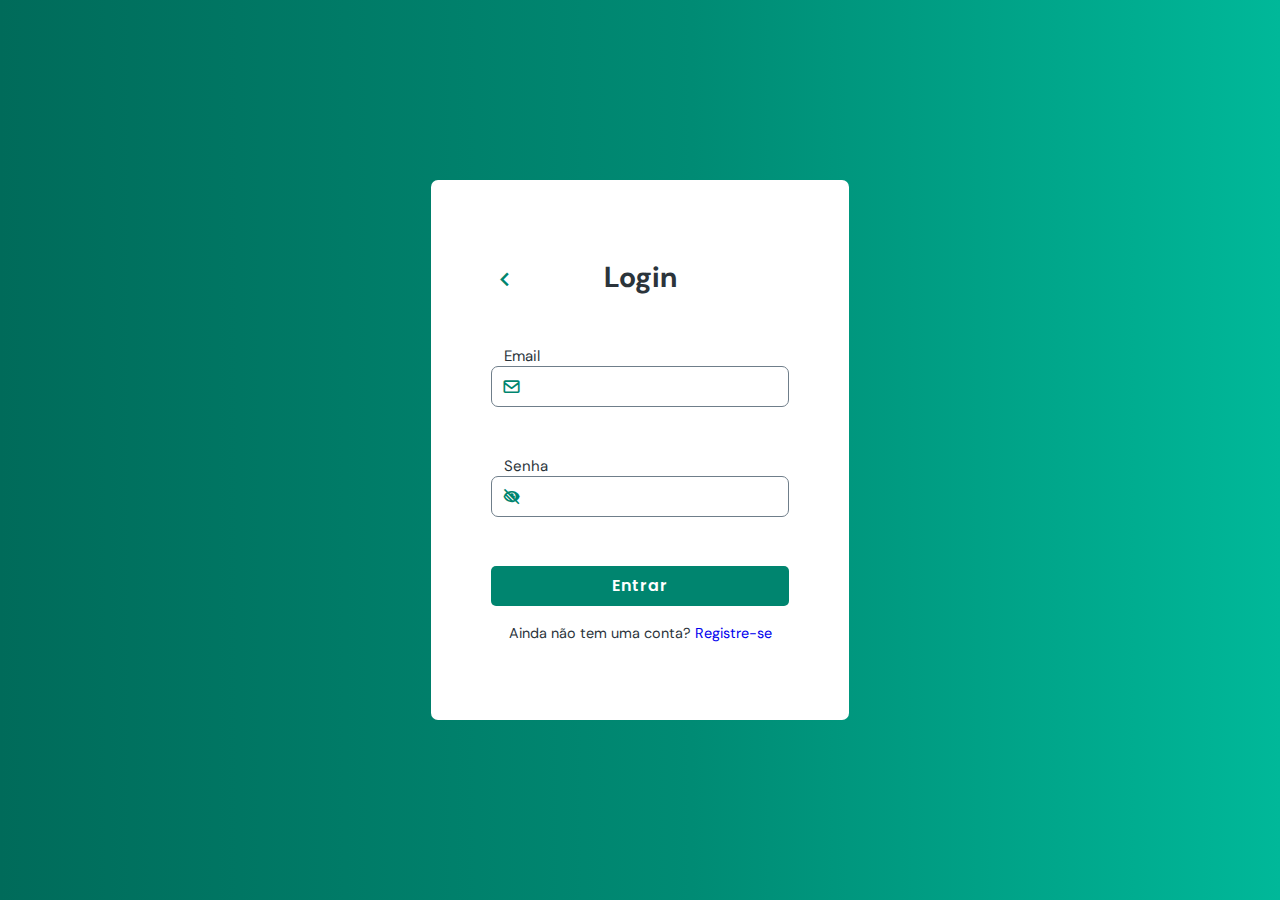
<file: assets/html/login.html>
<!DOCTYPE html>
<html lang="pt-br">

<head>
    <meta charset="UTF-8">
    <meta name="viewport" content="width=device-width, initial-scale=1.0">
    <!--box icons-->
    <link href='https://unpkg.com/boxicons@2.1.4/css/boxicons.min.css' rel='stylesheet'>

    <link rel="stylesheet" href="../style/styles.css">

    <title>Login CashFlow</title>
</head>

    <main class="form-container">
        <form action="">
            <div class="title">
                <a href="/index.html"><i class='bx bx-chevron-left'></i></a>
                <h2 class="">Login</h2>
            </div>

            <div class="input-container">
                <label for="username">Email</label>
                <div class="input">
                    <i class='bx bx-envelope'></i>
                    <input id="email" type="email" name="email">
                </div>
            </div>

            <div class="input-container">
            <label for="username">Senha</label>
            <div class="input">
                <i onclick="showPassword()" class='bx bxs-low-vision'></i>
                <input id="senha" type="password" name="senha">
            </div>
        </div>
            <div id="btn">
                <button type="submit">Entrar</button>
                <p>Ainda não tem uma conta? <a href="./register.html">Registre-se</a> </p>
            </div>

        </form>
    </main>
    <script src="/script.js"></script>
</body>

</html>
</file>
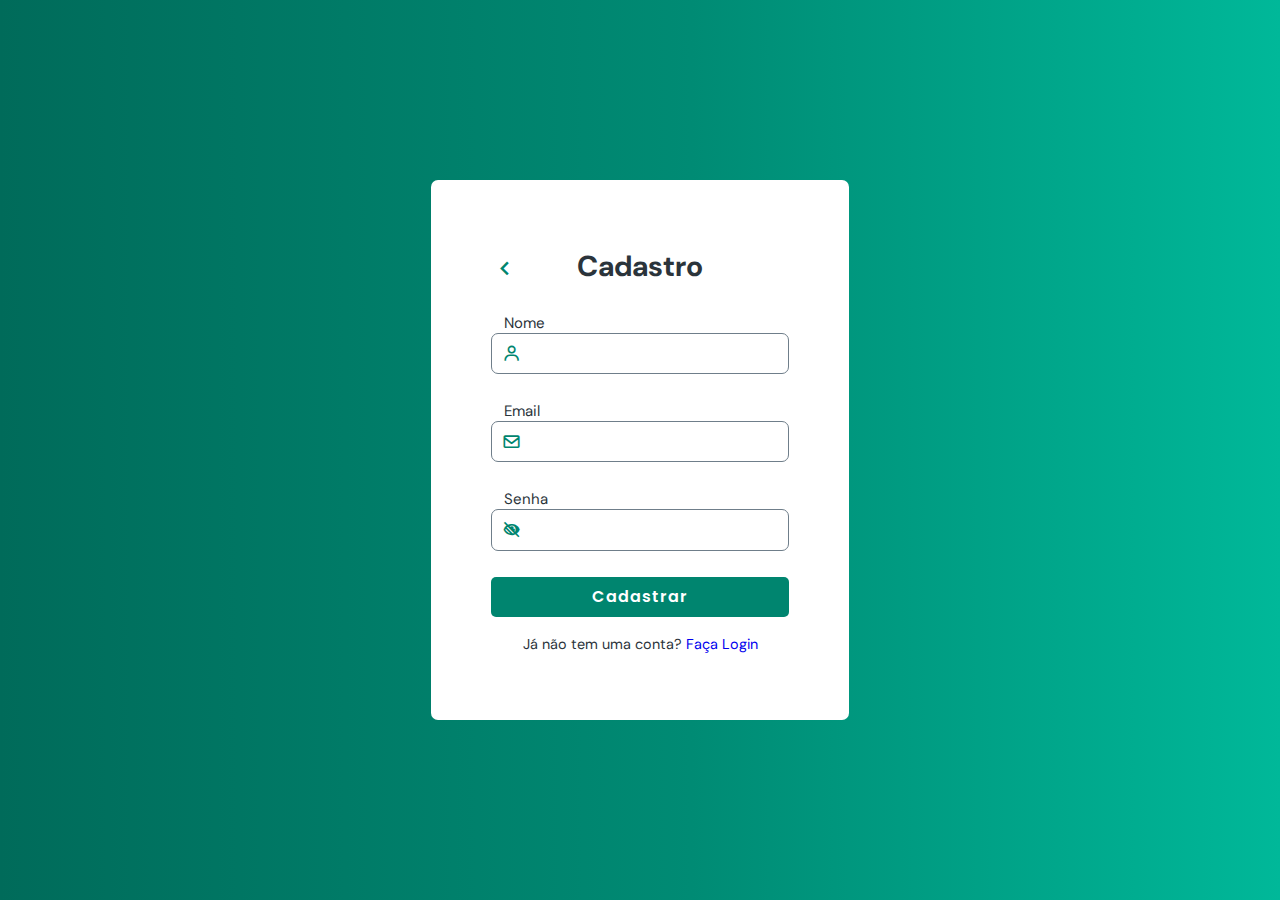
<file: assets/html/register.html>
<!DOCTYPE html>
<html lang="pt-br">

<head>
    <meta charset="UTF-8">
    <meta name="viewport" content="width=device-width, initial-scale=1.0">

    <!--box icons-->
    <link href='https://unpkg.com/boxicons@2.1.4/css/boxicons.min.css' rel='stylesheet'>

    <link rel="stylesheet" href="../style/styles.css">

    <title>Cadastro</title>
</head>

<body>
    <main class='form-container'>
        <form action="">
            <div class="title">
                <a href="/index.html"><i class='bx bx-chevron-left'></i></a>
                <h2 class="">Cadastro</h2>
            </div>
            <div class="input-container"><label for="username">Nome</label>
                <div class="input">
                    <i class='bx bx-user'></i>
                    <input id="username" type="text" name="username">
                </div>
            </div>

            <div class="input-container"><label for="username">Email</label>
                <div class="input">
                    <i class='bx bx-envelope'></i>
                    <input id="email" type="email" name="email">
                </div>
            </div>

            <div class="input-container"> <label for="username">Senha</label>
                <div class="input">
                    <i class='bx bxs-low-vision' onclick="showPassword()"></i>
                    <input id="senha" type="password" name="senha"></div>


            </div>
            <div id="btn">
                <button type="submit">Cadastrar</button>
                <p>Já não tem uma conta? <a href="./login.html">Faça Login</a> </p>
            </div>

        </form>
    </main>
    <script src="/script.js"></script>
</body>

</html>
</file>
<file: assets/style/styles.css>
@import url('https://fonts.googleapis.com/css2?family=DM+Sans:opsz,wght@9..40,200;9..40,300;9..40,400;9..40,500;9..40,600;9..40,700&family=Poppins:wght@300;400&display=swap');


/*all*/

* {
    padding: 0;
    margin: 0;
    box-sizing: border-box;
    outline: 0;
    font-family: 'DM Sans', sans-serif;
    transition: all 0.3s ease-in-out;
    text-decoration: none;


}

.menu :any-link {
    color: var(--white-color);
}


/*paleta-cores*/

:root {
    --brand-green: #00856F;
    --brand-green-light: #F1F9F5;
    --brand-green-hover: #00453A;
    --gray-headline: #212529;
    --gray-button-fale-conosco: #444444;
    --gray-paragraph: #495057;
    --white-color: #FFFFFF;
}



/*width-page*/

.landing img {
    max-width: 100%;
    height: auto;
}

body {
    margin: 0 auto;
    background-color: var(--brand-green-light);
}


main {
    animation: inicializar .7s forwards;
}






/*header*/

header {
    width: 100%;
    height: 10%;
    display: flex;
    justify-content: space-between;
    align-items: center;
    padding: 0 10vw;
    position: fixed;
    background-color: var(--brand-green-light);
    top: 0;
    z-index: 2;
}

header nav {
    flex: 0.8;
    display: flex;
    justify-content: center;
}

header nav a {
    text-decoration: none;
    font-size: 1rem;
    display: inline-block;
    position: relative;
    color: var(--brand-green);

    font-size: 16px;
    font-weight: 400;
    margin: 0 auto;
    opacity: 0.7;
    transition: opacity 0.3s;
}

header nav a:hover {
    opacity: 1;
}

header nav a#link-inicio {
    color: var(--brand-green);
    opacity: 1;
    font-weight: 600;
}

header button {
    border-radius: 40px;
    border: 1px solid var(--brand-green);
    padding: 10px 24px;
    background-color: transparent;
    color: var(--brand-green);
    font-size: 14px;
    font-weight: 700;
    cursor: pointer;

}

header button:hover {
    background-color: var(--brand-green-hover);
    color: var(--white-color);
}

header button:active {
    opacity: 0.7;
}

header .a::after {
    content: '';
    width: 0;
    height: 2px;
    display: block;
    background: transparent;
    transition: 0.8s;
}

header .a:hover::after {
    width: 100%;
    background: var(--brand-green);
}


.img-logo {
    cursor: pointer;
}

.menu-mobile {
    display: none;
}


/*section*/

.img-mobile {
    display: none;
}


.section-content {
    margin-top: 10%;
    padding: 0 10vw;
    display: flex;
    justify-content: space-between;
    align-items: center;
    flex-direction: row;
    flex-wrap: wrap;

}



.landing img {
    max-width: 100%;
}




.flex-item {
    width: 40%;
}

#p-section-1 {
    color: #000;


    font-size: 18px;

    font-weight: 600;
    line-height: 150%;
}

#p-section-1 span {
    color: var(--brand-green);

    font-size: 18px;
    font-weight: 600;
    line-height: 150%;

}

.landing h1 {
    color: var(--gray-headline);
    /* width: 526px; */

    font-size: 52px;
    font-weight: 700;
    line-height: 130%;
    padding: 24px 0;
}

.landing h1 span {
    color: var(--brand-green);

    font-size: 52px;
    font-weight: 700;
    line-height: 130%;
}

.landing p {
    color: var(--gray-paragraph);

    font-size: 18px;
    font-weight: 400;
    line-height: 150%;
    /* width: 566px; */

}

.landing button {
    border-radius: 40px;
    background: var(--brand-green);
    padding: 16px 32px;
    color: var(--white-color);

    font-size: 14px;
    font-weight: 500;
    margin-top: 48px;
    border: 1px solid;
    cursor: pointer;

}

.landing button:hover {
    border-radius: 40px;
    border: 1px solid var(--brand-green);
    padding: 16px 32px;
    background-color: transparent;


    color: var(--brand-green);

    font-size: 14px;
    font-weight: 700;
    cursor: pointer;


}

.hidden {
    opacity: 0;
    transform: translateY(20px);
    transition: opacity 0.5s, transform 0.5s;
  }
  .visible {
    opacity: 1;
    transform: translateY(0);
  }

.menina {
    display: none;
}

.recursos {
    background-color: var(--brand-green-light);

}

.recursos h2 {
    color: var(--brand-green-hover);
    padding-top: 5%;
}

#p-recursos {
    color: var(--gray-paragraph);
    padding-top: 24px;
}

.div-recursos {
    display: flex;
    flex-direction: column;
    align-items: center;
    justify-content: center;
}

article .div-text-article {
    text-align: center;
}



.div-recursos ul {
    display: flex;
    flex-wrap: wrap;
    gap: 20px;
    align-items: center;
    justify-content: center;
    padding-bottom: 100px;
    padding-top: 40px;
}

.div-recursos ul li {
    cursor: pointer;
    position: relative;
    border-radius: 10px;
    padding: 35px;
    display: grid;
    align-content: center;
    gap: 30px;
    text-align: center;
    max-width: 300px;
    height: 340px;
    box-shadow: 0px 16px 30px 0px rgba(0, 0, 0, 0.10);

}

.vetor {
    margin-top: 50px;
}

.div-recursos ul li h3 {

    font-size: 20px;
    font-family: 'Poppins';
    font-weight: 500;
}

.div-recursos ul li p {
    opacity: 0.5;

    font-family: 'Poppins', sans-serif;
}

.div-recursos li::before {
    content: '';
    transition: .5s ease-in-out;
    border-radius: 6px;
    width: 0px;
    height: 0px;
    position: absolute;
    top: -2px;
    right: -2px;
    border-top: 2px solid transparent;
    border-right: 2px solid transparent;
}

.div-recursos li::after {
    content: '';
    transition: .5s ease-in-out;
    border-radius: 6px;
    width: 0px;
    height: 0px;
    position: absolute;
    bottom: -2px;
    left: -2px;
    border-bottom: 2px solid transparent;
    border-left: 2px solid transparent;
}

.div-recursos li:hover::before {
    width: 100%;
    height: 100%;
    border-top: 2px solid var(--brand-green);
    border-right: 2px solid var(--brand-green);
}

.div-recursos li:hover::after {
    width: 100%;
    height: 100%;
    border-bottom: 2px solid var(--brand-green);
    border-left: 2px solid var(--brand-green);

}

.presentation {
    display: flex;
    flex-direction: column;
    justify-content: space-evenly;
    align-items: center;
}


.presentation .title {
    text-align: center;
    font-size: 20px;
    color: var(--gray-headline);
    width: 100%;
}

.presentation span {
    color: var(--brand-green);
}



.items-general {
    width: 100%;
    display: flex;
    justify-content: center;


}

.items-select {
    width: 19%;
    flex-basis: 20%;
    display: flex;
    flex-direction: column;
    gap: 3vw;
    margin: 3% 3% 0 4%;
}

.subtitle {
    padding: 0 0 3% 0;
    font-size: 18px;
    width: 100%;
    font-weight: 500;
}



.title-select {
    font-size: 24px;
    font-weight: 600;
}

.img-rec{
    width: 300px;
}

.container {
    width: 80%;
    margin: 0 auto;
    display: flex;
    flex-direction: column;
    align-items: center;
    margin-top: 5%;
}

.text {
    font-size: 2rem;
    margin: 2rem 0rem;
}

.faq {
    max-width: 700px;
    margin-top: 2rem;
    padding-bottom: 1rem;
    border-bottom: 2px solid gray;
    cursor: pointer;
}

.question {
    display: flex;
    justify-content: space-between;
    align-items: center;
}

.answer {
    max-height: 0;
    overflow: hidden;
    transition: max-height 1.3s ease;
}

.question h3 {
    font-size: 1.1rem;
}

.question h3:hover {
    color: #00856F;
}

.answer p {
    padding-top: 1rem;
    line-height: 1.6;
    font-size: 1rem;
}

.faq.active .answer {
    max-height: 300px;
}

.faq.active svg {
    transform: rotate(180deg);
}

footer {

    display: flex;
    justify-content: center;
    align-items: center;
    margin-top: 1rem;
    color: var(--gray-button-fale-conosco);
    width: 100%;
    height: 15vh;
    padding: 0 10vw;
    background: var(--brand-green);

}


footer a {
    color: inherit;
    font-size: 16px;
}

.footer_lower {
    display: flex;
    width: 100%;
    justify-content: space-around;
    align-items: center;

}

.footer_lower p {
    color: var(--white-color);
}




.fale_conosco {
    color: var(--white-color);
}

@keyframes inicializar {
    from {
        opacity: 0;
        transform: translate3d(0, -60px, 0);
    }

    to {
        opacity: 1;
        transform: translate3d(0, 0, 0);
    }
}

.menu {
    display: none;
    justify-content: center;
    align-items: center;
    flex-direction: column;
    position: fixed;
    top: 0;
    background-color: var(--brand-green);
    width: 100%;
    height: 100%;
}

.menu .items {
    display: flex;
    flex-direction: column;
    text-align: center;
    color: var(--white-color);
    text-decoration: none;
    gap: 5vh;
    font-size: 1.5rem;
    font-weight: 600;
}



.home-sci a {
    position: relative;
    display: inline-flex;
    justify-content: center;
    align-items: center;
    width: 40px;
    height: 40px;
    background: transparent;
    border: .1rem solid var(--white-color);
    border-radius: 50%;
    font-size: 20px;
    color: var(--white-color);
    z-index: 1;
    overflow: hidden;

}

.home-sci a:hover {
    color: var(--brand-green);
    transition: none;
}

.home-sci a::before {
    content: '';
    position: absolute;
    top: 0;
    left: 0;
    width: 0;
    height: 100%;
    background: var(--white-color);
    z-index: -1;
    transition: .5s;
}

.menu button {
    border-radius: 40px;
    background: var(--secondary-colors-white, #FFF);
    color: var(--primary-colors-brand-green, #00856F);
    font-family: DM Sans;
    font-size: 16px;
    font-style: normal;
    font-weight: 700;
    border: none;
    height: 55px;
    width: 182px;
}

.subtitle p{
    padding-top: 20px;
    font-size: 15px;
}




.home-sci a:hover::before {
    width: 100%;
}

.footer_lower .fale_conosco {
    font-size: 16px;
    font-weight: 500;
}

.footer_lower .fale_conosco:hover {
    opacity: .9;
}

.footer_lower p {
    font-size: 16px;
    font-weight: 500;
}

.fale-conosco{
    margin-top: 5%;
    width: 100%;
    display: flex;
    justify-content: center;
    
}

.fale-conosco form{
    width: 40%;
    background-color: transparent;
}

.fale-conosco form input, textarea{
    background-color: transparent;
}

.fale-conosco textarea {
    height: 100%;
    width: 100%;
    display: flex;
    text-align: start;
    border: none;
    outline: none;
    font-family: 'Poppins', sans-serif;
    padding: 10px;
    color: #2b343b;
}



.form-container{ 
    width: 100%;
    height: 100vh;
    font-family: 'Poppins', sans-serif;
    background: linear-gradient(90deg, rgba(0, 107, 90, 1) 0%, rgba(0, 139, 116, 1) 54%, rgba(0, 184, 153, 1) 100%);
    display: flex;
    justify-content: center;
    align-items: center;
}

form {
    position: relative;
    background: #fff;
    border-radius: 7px;
    padding: 60px;
    display: flex;
    flex-direction: column;
    justify-content: space-around;
    gap: 1.3vh;
   
    height: 60%;
    color: #2b343b;
}

form h2 {
    text-align: center;

    font-size: 1.8rem;
}

form .title {
    display: flex;
    justify-content: center;
    align-items: center;
}

form .input {
    min-width: 280px;
    border-radius: 7px;
    border: 1px #6f7e8a solid;
    padding: 5px;
    display: flex;    
    align-items: center;
}

form .input i {
    font-size: 1.2em;
    padding: 5px;
    color: #00856F;
}

form .input input {
    width: 80%;
    height: 100%;
    border: none;
    outline: none;
    font-family: 'Poppins', sans-serif;
    color: #2b343b;



}

form .title a {
    font-size: 1.8rem;
    position: absolute;
    left: 60px;
    padding-top:  9px;
    cursor: pointer;
    color: #00856F;
}


form #btn {
    width: 100%;
    text-align: center;
}

form #btn button {
    font-family: 'Poppins', sans-serif;
    background: #00856F;
    width: 100%;
    height: 40px;
    border: none;
    font-size: 1rem;
    color: #fff;
    font-weight: 600;
    letter-spacing: 1px;
    border-radius: 5px;
    outline: none;
    cursor: pointer;
}

form #btn button:hover {
    opacity: 0.9;
}

form p {
    padding-top: 6%;
    font-size: .9rem;
}

form p {
    color: #2b343b;
}

form label {
    padding-left: 13px;
    font-size: 15px;
}

select{
    width: 85%;
    height: 100%;
    font-weight: 600;
    font-size: 0.9rem;
    padding-left: 0.7rem;
    color: #00856F;
    border: 1px solid #fff;
}

option{
    color: black;
}

form textarea{
    width: 100%;
    height: 100%;

    border: none;
    font-weight: 600;
    padding-top: 0.9rem;
}




/*media - mobile*/

@media(max-width:480px) {

    
    section {
        height: 100%;
    }

    .div-recursos ul li p {
        width: 80%;
        margin: auto;
    }

    .form-container{
        background: white;
        display: flex;
        justify-content: center;
        align-items: center;
        height: 100vh;
        width: 100vw;
    }

    .form-container form{
        width: 100%;
        height: 100%;
        justify-content: center;
        gap: 8vh;
    }

    .input-container{
        width: 100%;
    }

    form .input{
        min-width: 100%
    }

    .vetor {
        display: none;
    }

    .landing {
        height: 750px;
    }

    header nav {
        display: none;
    }

    header a {
        display: none;
    }

    #button-header {
        display: none;
    }

    .menu-mobile {
        display: block;
        cursor: pointer;
    }

    .text {
        padding-top: 25px;
        text-align: center;
        width: 70%;
    }

    #p-section-1 {
        margin-top: 20%;
        font-size: 14px;
    }

    #p-section-1 span {
        font-size: 14px;
    }

    section h1 {
        font-size: 28px;
        padding: 0 0 10px 0;

    }

    section h1 span {
        font-size: 28px;
    }

    section button:hover {
        display: none;
    }



    .landing img {
        display: none;
    }

    .menina {
        display: block;
        text-align: center;
    }


    .items a {
        font-size: 19px;
    }



    .text {

        font-size: 28px;
        font-weight: 700;
        margin-top: 50px;
      
        line-height: 125%;

    }

 

    #p-recursos {
        opacity: 0.7;



        font-size: 18px;
        padding: 40px 70px;
        font-weight: 400;
        line-height: 125%;
    }

    .div-recursos li[disabled]:hover::before:disabled {
        display: none;
    }

    .div-recursos li:hover::after {

        display: none;
    }

    .div-recursos li::after {
        display: none;
    }

    .div-recursos li::before {
        display: none;
    }

    .center-item img {
        display: none;
    }

    .center-item {
        display: none;
    }

    .items-general,
    .right-items .item-select {
        overflow: hidden;
        flex-direction: column;
        align-items: start;
        text-align: start;
    }

    .items-general {
        padding: 8% 0 0 20px;
    }

    .item-select {
        width: 480px;
        padding: 9px 0;
    }

    .title-select {
        padding: 10px 0;
        width: 100%;
    }

    .subtitle-select {
        font-size: 14px;
    }

    .item-select p {
        width: 60%;
        padding-top: 3px;
        font-size: 16px;
    }

    .item-select img {
        width: 8%;
    }

    .p-article {
        font-size: 14px;
    }

    .svg {
        width: 95px;
    }

    #svg-1 {
        width: 60px;
    }

    .text {
        padding: 0;
    }

    .answer p {
        font-size: 14px;
    }

    .question h3 {
        font-size: 15px;
    }

    


    footer {
        height: 30vh;
        font-family: 'Poppins', sans-serif;
    }

    .footer_lower {
        display: flex;
        flex-direction: column;
    }

    .footer_lower .home-sci {

        padding-bottom: 35px;
    }

    .footer_lower i {
        font-size: 18px;
    }

    .fale_conosco{
        display: none;
    }



    .menu .footer-lower {
        display: none;
    }

   .fale-conosco form{
    width: 80%;
    padding: 0;
   }
        
    


}

@media (max-width:773px){
    .ifr{
        width: 100%;
        margin-top: 30px;
        border-radius: 0;
      
    }
}

@media (max-width:540px){
    footer {
        height: 20vh;
        font-family: 'Poppins', sans-serif;
    }

    .footer_lower {
        display: flex;
        flex-direction: column;
    }

    .footer_lower .home-sci {

        padding-bottom: 35px;
    }

    .footer_lower i {
        font-size: 18px;
    }

    .fale_conosco{
        display: none;
    }



    .menu .footer-lower {
        display: none;
    }
}

@media(max-width:997px) {
    .center-item img {
        display: none;
    }

    .items-select {
        flex-basis: 20%;
        width: 60vw;
        display: flex;
        flex-direction: column;
        gap: 3vw;
    }


    header a {
        display: none;
    }

    .form-container{
        background: white;
        display: flex;
        justify-content: center;
        align-items: center;
        height: 100vh;
        width: 100vw;
    }

    .form-container form{
        width: 100%;
        height: 100%;
        justify-content: center;
        gap: 6vh;
    }
    form label, input, button{
        font-size: 1rem;
    }

    .input-container{
        width: 100%;
    }

    form .input{
        min-width: 100%
    }

    .subtitle-select {
        width: 100%;
    }

    .items-general {
        width: 100%;
        justify-content: space-around;
    }



    .flex-item {
        width: 75%;
        text-align: center;
    }

    .mulher {
        width: 80%;
    }

    .section-content {
        gap: 10vw;
        justify-content: center;

    }

    .recursos {
        margin-top: 10%;
    }

    header nav {
        display: none;
    }

    .vetor {
        display: none;
    }



    #button-header {
        display: none;
    }

    .menu-mobile {
        display: block;
        cursor: pointer;
    }
    .fale-conosco form{
        width: 70%;
        padding: 0;
       }


}
</file>
